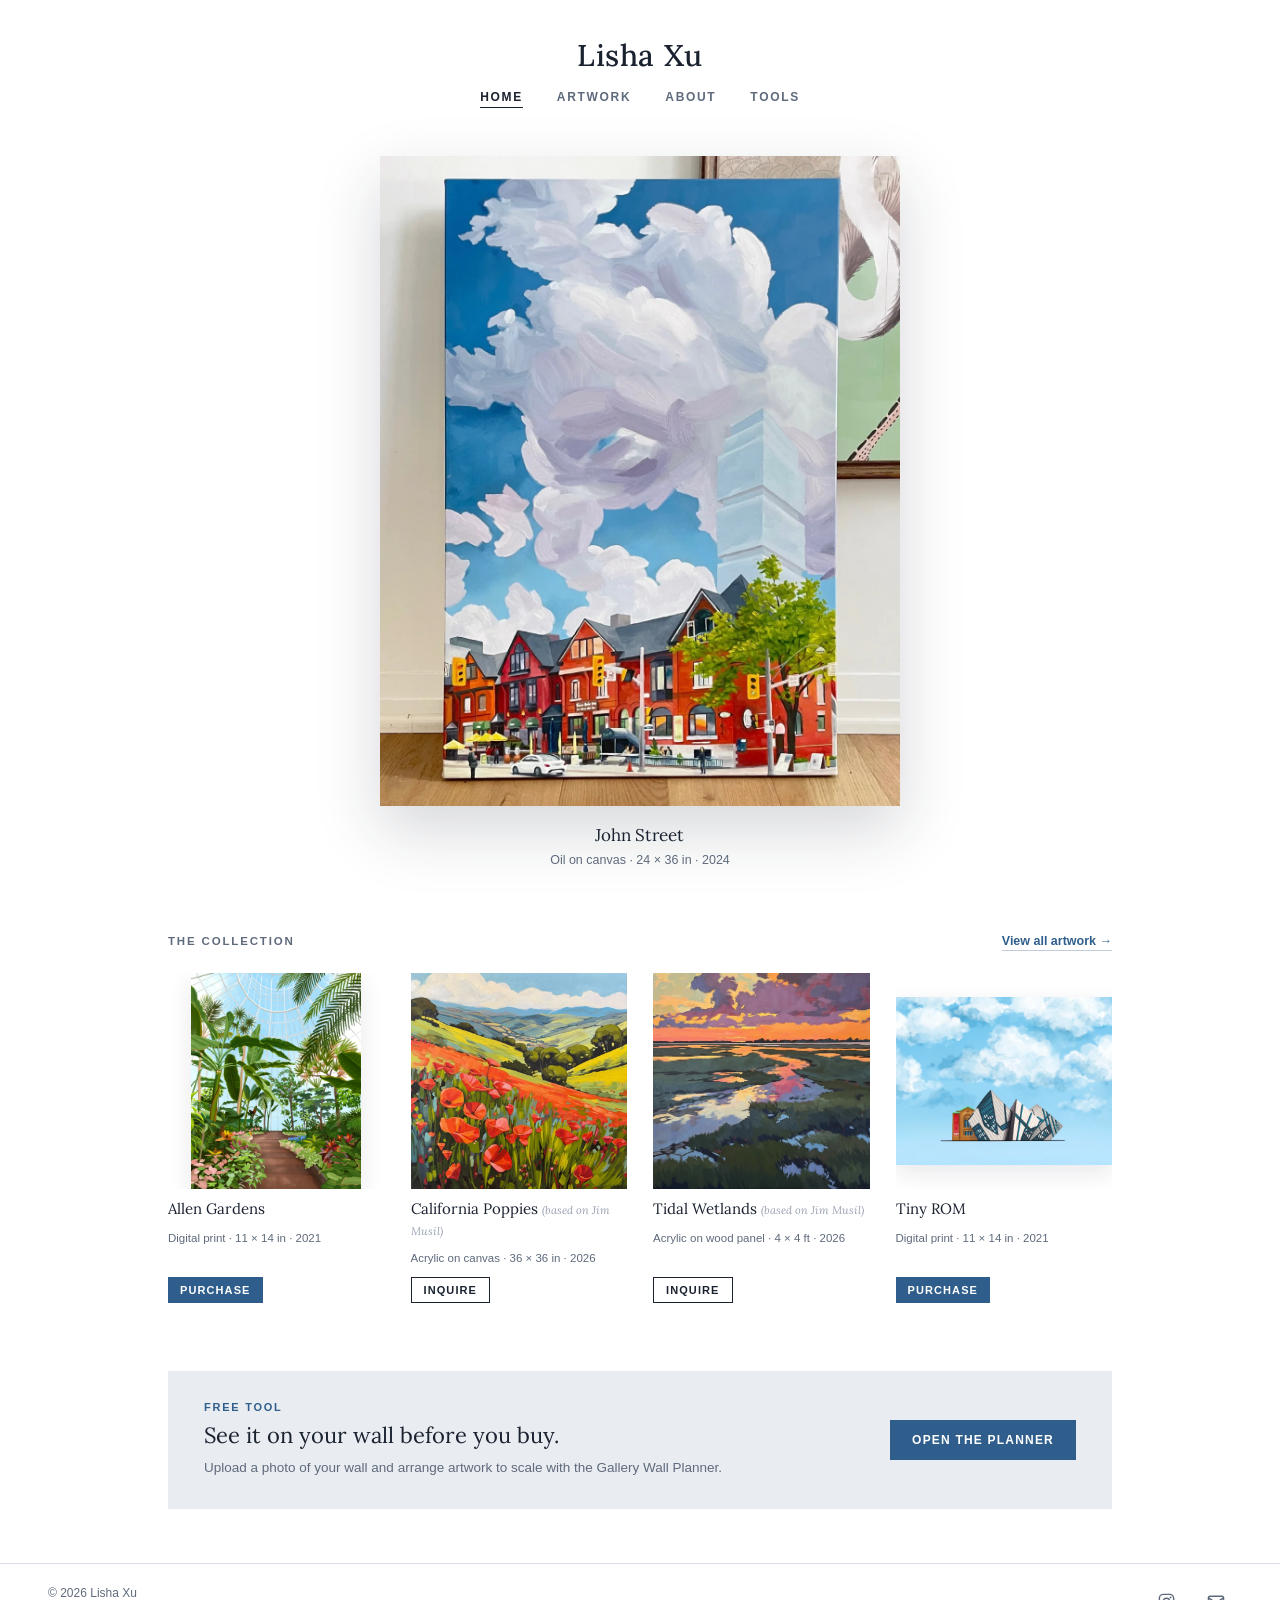
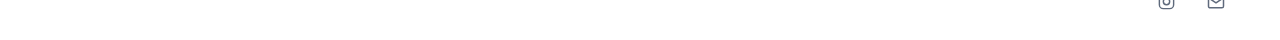
<file: index.html>
<!DOCTYPE html>
<html lang="en">
<head>
<meta charset="utf-8">
<meta name="viewport" content="width=device-width, initial-scale=1">
<title>Lisha Xu — Toronto Artist</title>
<meta name="description" content="Lisha Xu is a Toronto-based artist working mostly in oil and acrylics, painting the city streets, skies, and landscapes. Prints available online; originals by inquiry.">
<link rel="icon" type="image/svg+xml" href="favicon.svg">
<link rel="canonical" href="https://lishaxu.com/">
<meta property="og:title" content="Lisha Xu — Toronto Artist">
<meta property="og:description" content="Oil paintings of city streets, skies, and landscapes. Prints available online; originals by inquiry.">
<meta property="og:image" content="https://lishaxu.com/site-assets/john-street-hero.webp">
<meta property="og:url" content="https://lishaxu.com/">
<meta property="og:type" content="website">
<meta name="twitter:card" content="summary_large_image">
<script type="application/ld+json">
{
  "@context": "https://schema.org",
  "@graph": [
    {
      "@type": "WebSite",
      "name": "Lisha Xu",
      "url": "https://lishaxu.com/"
    },
    {
      "@type": "Person",
      "@id": "https://lishaxu.com/#lisha",
      "name": "Lisha Xu",
      "jobTitle": "Artist",
      "description": "Toronto-based artist working mostly in oil and acrylics, painting the city streets, skies, and landscapes.",
      "url": "https://lishaxu.com/",
      "email": "mailto:hello@lishaxu.com",
      "sameAs": ["https://instagram.com/lishasgallery"],
      "address": {"@type": "PostalAddress", "addressLocality": "Toronto", "addressRegion": "ON", "addressCountry": "CA"}
    }
  ]
}
</script>
<link rel="preconnect" href="https://fonts.googleapis.com">
<link rel="preconnect" href="https://fonts.gstatic.com" crossorigin>
<link href="https://fonts.googleapis.com/css2?family=Lora:ital,wght@0,400;0,500;0,600;1,400&display=swap" rel="stylesheet">
<link rel="stylesheet" href="css/site.css">
<!-- Privacy-friendly analytics by Umami (cookieless — no consent banner needed).
     CTA buttons are tagged via data-umami-event attributes. -->
<script defer src="https://cloud.umami.is/script.js" data-website-id="c67a9788-1762-4bfe-b14a-41bd56067300" data-domains="lishaxu.com"></script>
</head>
<body class="home">

  <header class="site-header">
    <a class="wordmark" href="./">Lisha Xu</a>
    <nav class="site-nav">
      <a href="./" aria-current="page">Home</a>
      <a href="artwork/">Artwork</a>
      <a href="about/">About</a>
      <a href="tools/">Tools</a>
    </nav>
  </header>

  <main class="content">
    <section class="hero">
      <img src="site-assets/john-street-hero.webp" alt="John Street — oil painting of a Toronto street on canvas, photographed against a wall" width="1120" height="1400" fetchpriority="high">
      <div class="hero-caption">
        <div class="piece-title">John Street</div>
        <div class="piece-detail">Oil on canvas &middot; 24 &times; 36 in &middot; 2024</div>
      </div>
    </section>

    <section class="collection">
      <div class="collection-head">
        <div class="collection-label">The Collection</div>
        <a class="view-all" href="artwork/">View all artwork &rarr;</a>
      </div>
      <div class="collection-grid">
        <div class="card">
          <div class="card-well"><img src="prints/allen-gardens.webp" alt="Allen Gardens — Toronto art print" width="864" height="1100" loading="lazy" decoding="async"></div>
          <div class="card-title">Allen Gardens</div>
          <div class="card-detail">Digital print &middot; 11 &times; 14 in &middot; 2021</div>
          <div class="card-cta"><a class="btn btn-purchase" data-umami-event="Purchase" data-umami-event-piece="Allen Gardens" href="https://www.etsy.com/ca/listing/964310159/allan-gardens-toronto-art-print" target="_blank" rel="noopener">Purchase</a></div>
        </div>
        <div class="card">
          <div class="card-well"><img src="site-assets/california-poppies.webp" alt="California Poppies — acrylic painting of a red poppy field above rolling green hills" width="1400" height="1400" loading="lazy" decoding="async"></div>
          <div class="card-title">California Poppies <span class="attribution">(based on Jim Musil)</span></div>
          <div class="card-detail">Acrylic on canvas &middot; 36 &times; 36 in &middot; 2026</div>
          <div class="card-cta"><a class="btn btn-inquire" data-umami-event="Inquire" data-umami-event-piece="California Poppies" href="mailto:hello@lishaxu.com">Inquire</a></div>
        </div>
        <div class="card">
          <div class="card-well"><img src="site-assets/tidal-wetlands.webp" alt="Tidal Wetlands — acrylic painting of a sunset over tidal marsh channels" width="886" height="886" loading="lazy" decoding="async"></div>
          <div class="card-title">Tidal Wetlands <span class="attribution">(based on Jim Musil)</span></div>
          <div class="card-detail">Acrylic on wood panel &middot; 4 &times; 4 ft &middot; 2026</div>
          <div class="card-cta"><a class="btn btn-inquire" data-umami-event="Inquire" data-umami-event-piece="Tidal Wetlands" href="mailto:hello@lishaxu.com">Inquire</a></div>
        </div>
        <div class="card">
          <div class="card-well"><img src="prints/tiny-rom.webp" alt="Tiny ROM — Royal Ontario Museum Toronto art print" width="1200" height="927" loading="lazy" decoding="async"></div>
          <div class="card-title">Tiny ROM</div>
          <div class="card-detail">Digital print &middot; 11 &times; 14 in &middot; 2021</div>
          <div class="card-cta"><a class="btn btn-purchase" data-umami-event="Purchase" data-umami-event-piece="Tiny ROM" href="https://www.etsy.com/ca/listing/962450581/tiny-rom-toronto-art-print" target="_blank" rel="noopener">Purchase</a></div>
        </div>
      </div>
    </section>

    <section class="planner-callout">
      <div class="planner-callout-text">
        <div class="planner-callout-eyebrow">Free Tool</div>
        <div class="planner-callout-heading">See it on your wall before you buy.</div>
        <div class="planner-callout-body">Upload a photo of your wall and arrange artwork to scale with the Gallery Wall Planner.</div>
      </div>
      <a class="btn-planner" data-umami-event="Open Planner" href="planner/">Open the Planner</a>
    </section>
  </main>

  <footer class="site-footer">
    <span>&copy; 2026 Lisha Xu</span>
    <div class="footer-icons">
      <a href="https://instagram.com/lishasgallery" target="_blank" rel="noopener" title="Instagram @lishasgallery" aria-label="Instagram">
        <svg width="19" height="19" viewBox="0 0 24 24" fill="none" stroke="#5f6a7c" stroke-width="1.8" stroke-linecap="round"><rect x="3" y="3" width="18" height="18" rx="5"></rect><circle cx="12" cy="12" r="4"></circle><circle cx="17.2" cy="6.8" r="1.2" fill="#5f6a7c" stroke="none"></circle></svg>
      </a>
      <a href="mailto:hello@lishaxu.com" title="hello@lishaxu.com" aria-label="Email">
        <svg width="20" height="20" viewBox="0 0 24 24" fill="none" stroke="#5f6a7c" stroke-width="1.8" stroke-linecap="round" stroke-linejoin="round"><rect x="3" y="5" width="18" height="14" rx="2"></rect><path d="M3 7l9 6 9-6"></path></svg>
      </a>
    </div>
  </footer>

</body>
</html>
</file>
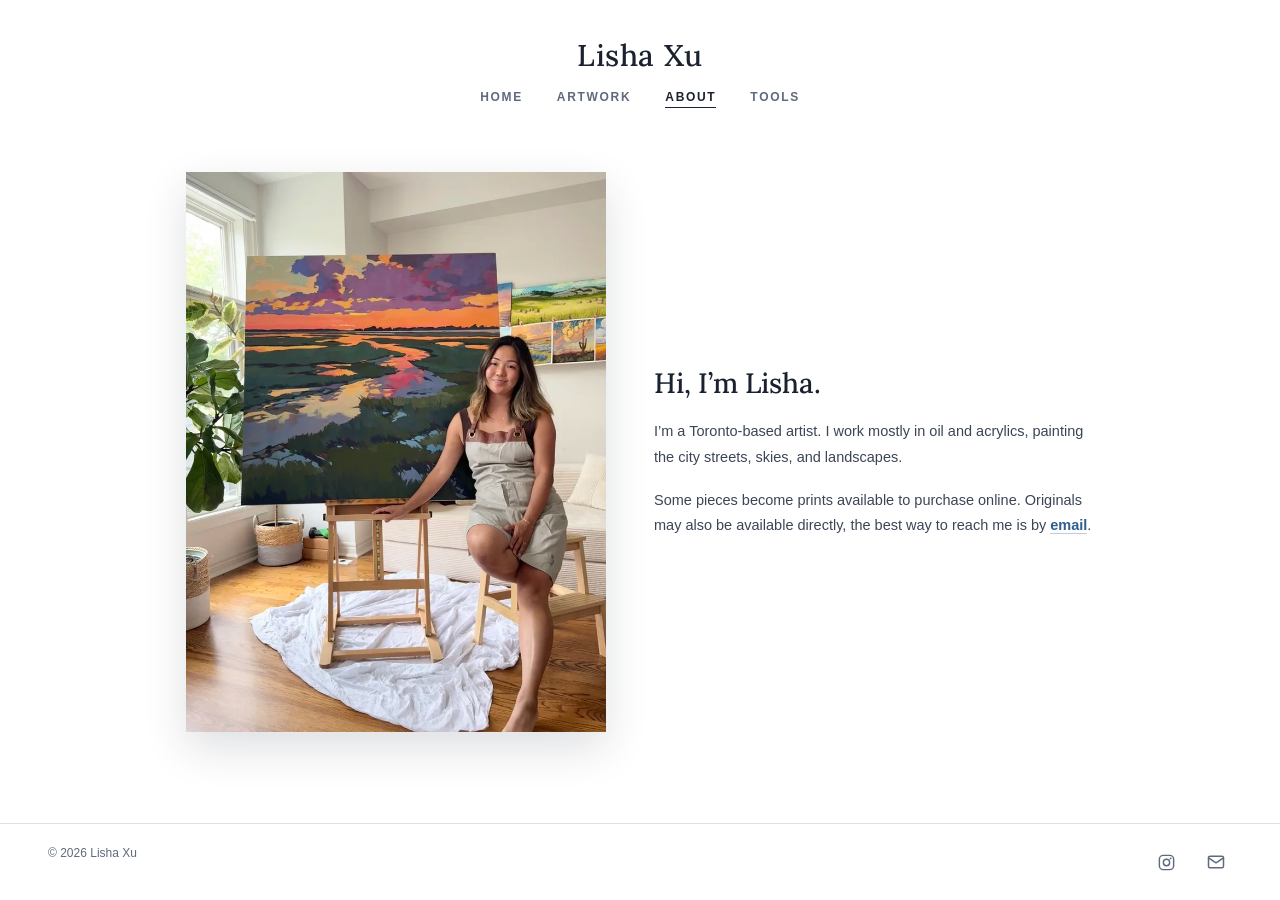
<file: about/index.html>
<!DOCTYPE html>
<html lang="en">
<head>
<meta charset="utf-8">
<meta name="viewport" content="width=device-width, initial-scale=1">
<title>About — Lisha Xu</title>
<meta name="description" content="Lisha Xu is a Toronto-based artist working mostly in oil and acrylics, painting the city streets, skies, and landscapes.">
<link rel="icon" type="image/svg+xml" href="../favicon.svg">
<link rel="canonical" href="https://lishaxu.com/about/">
<meta property="og:title" content="About — Lisha Xu">
<meta property="og:description" content="Lisha Xu is a Toronto-based artist working mostly in oil and acrylics, painting the city streets, skies, and landscapes.">
<meta property="og:image" content="https://lishaxu.com/site-assets/lisha.webp">
<meta property="og:url" content="https://lishaxu.com/about/">
<meta property="og:type" content="website">
<meta name="twitter:card" content="summary_large_image">
<script type="application/ld+json">
{
  "@context": "https://schema.org",
  "@type": "ProfilePage",
  "mainEntity": {
    "@type": "Person",
    "@id": "https://lishaxu.com/#lisha",
    "name": "Lisha Xu",
    "jobTitle": "Artist",
    "description": "Toronto-based artist working mostly in oil and acrylics, painting the city streets, skies, and landscapes.",
    "image": "https://lishaxu.com/site-assets/lisha.webp",
    "url": "https://lishaxu.com/",
    "email": "mailto:hello@lishaxu.com",
    "sameAs": ["https://instagram.com/lishasgallery"],
    "address": {"@type": "PostalAddress", "addressLocality": "Toronto", "addressRegion": "ON", "addressCountry": "CA"}
  }
}
</script>
<link rel="preconnect" href="https://fonts.googleapis.com">
<link rel="preconnect" href="https://fonts.gstatic.com" crossorigin>
<link href="https://fonts.googleapis.com/css2?family=Lora:ital,wght@0,400;0,500;0,600;1,400&display=swap" rel="stylesheet">
<link rel="stylesheet" href="../css/site.css">
<!-- Privacy-friendly analytics by Umami (cookieless — no consent banner needed).
     CTA buttons are tagged via data-umami-event attributes. -->
<script defer src="https://cloud.umami.is/script.js" data-website-id="c67a9788-1762-4bfe-b14a-41bd56067300" data-domains="lishaxu.com"></script>
</head>
<body>

  <header class="site-header">
    <a class="wordmark" href="../">Lisha Xu</a>
    <nav class="site-nav">
      <a href="../">Home</a>
      <a href="../artwork/">Artwork</a>
      <a href="./" aria-current="page">About</a>
      <a href="../tools/">Tools</a>
    </nav>
  </header>

  <main class="content">
    <div class="about">
      <img src="../site-assets/lisha.webp" alt="Lisha Xu in her studio beside her acrylic painting Tidal Wetlands on an easel" width="768" height="1024" fetchpriority="high">
      <div class="about-text">
        <h1 class="about-heading">Hi, I&rsquo;m Lisha.</h1>
        <p>I&rsquo;m a Toronto-based artist. I work mostly in oil and acrylics, painting the city streets, skies, and landscapes.</p>
        <p>Some pieces become prints available to purchase online. Originals may also be available directly, the best way to reach me is by <a href="mailto:hello@lishaxu.com" data-umami-event="Inquire" data-umami-event-piece="About Email">email</a>.</p>
      </div>
    </div>
  </main>

  <footer class="site-footer">
    <span>&copy; 2026 Lisha Xu</span>
    <div class="footer-icons">
      <a href="https://instagram.com/lishasgallery" target="_blank" rel="noopener" title="Instagram @lishasgallery" aria-label="Instagram">
        <svg width="19" height="19" viewBox="0 0 24 24" fill="none" stroke="#5f6a7c" stroke-width="1.8" stroke-linecap="round"><rect x="3" y="3" width="18" height="18" rx="5"></rect><circle cx="12" cy="12" r="4"></circle><circle cx="17.2" cy="6.8" r="1.2" fill="#5f6a7c" stroke="none"></circle></svg>
      </a>
      <a href="mailto:hello@lishaxu.com" title="hello@lishaxu.com" aria-label="Email">
        <svg width="20" height="20" viewBox="0 0 24 24" fill="none" stroke="#5f6a7c" stroke-width="1.8" stroke-linecap="round" stroke-linejoin="round"><rect x="3" y="5" width="18" height="14" rx="2"></rect><path d="M3 7l9 6 9-6"></path></svg>
      </a>
    </div>
  </footer>

</body>
</html>
</file>
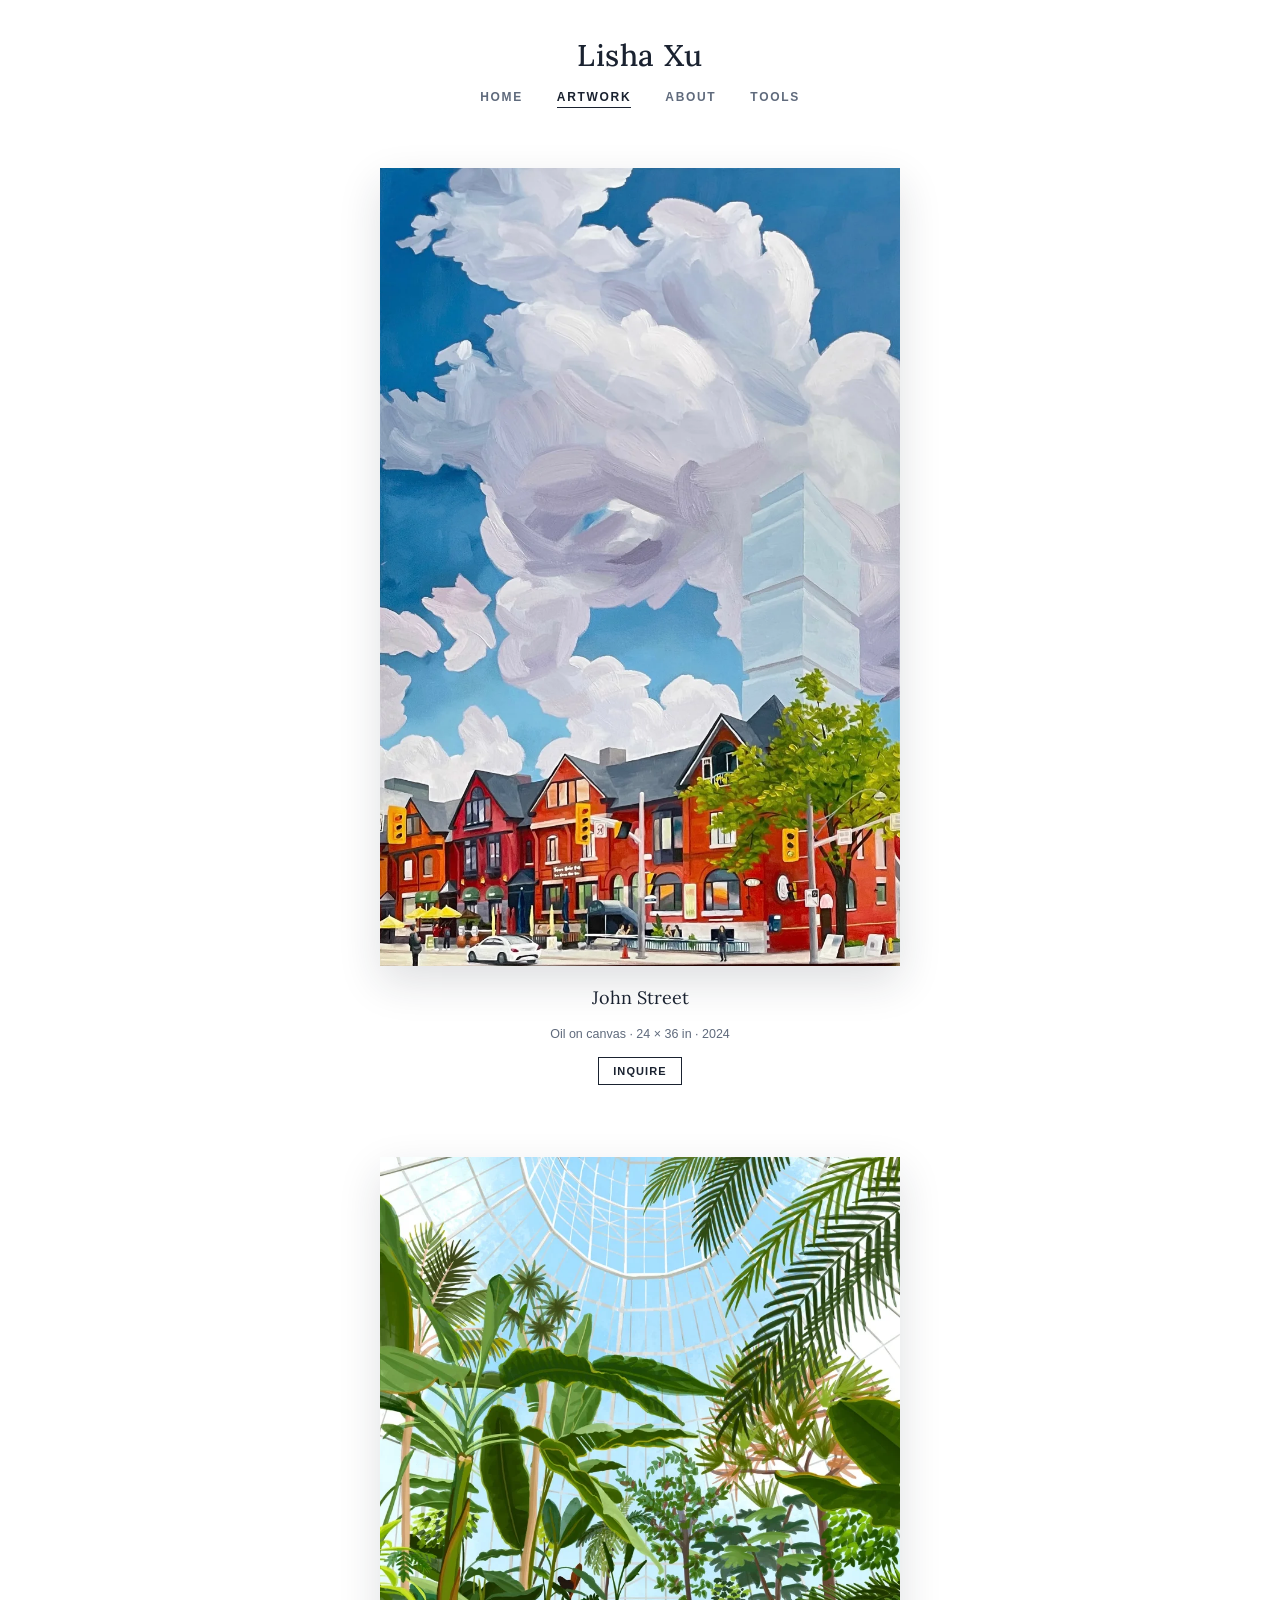
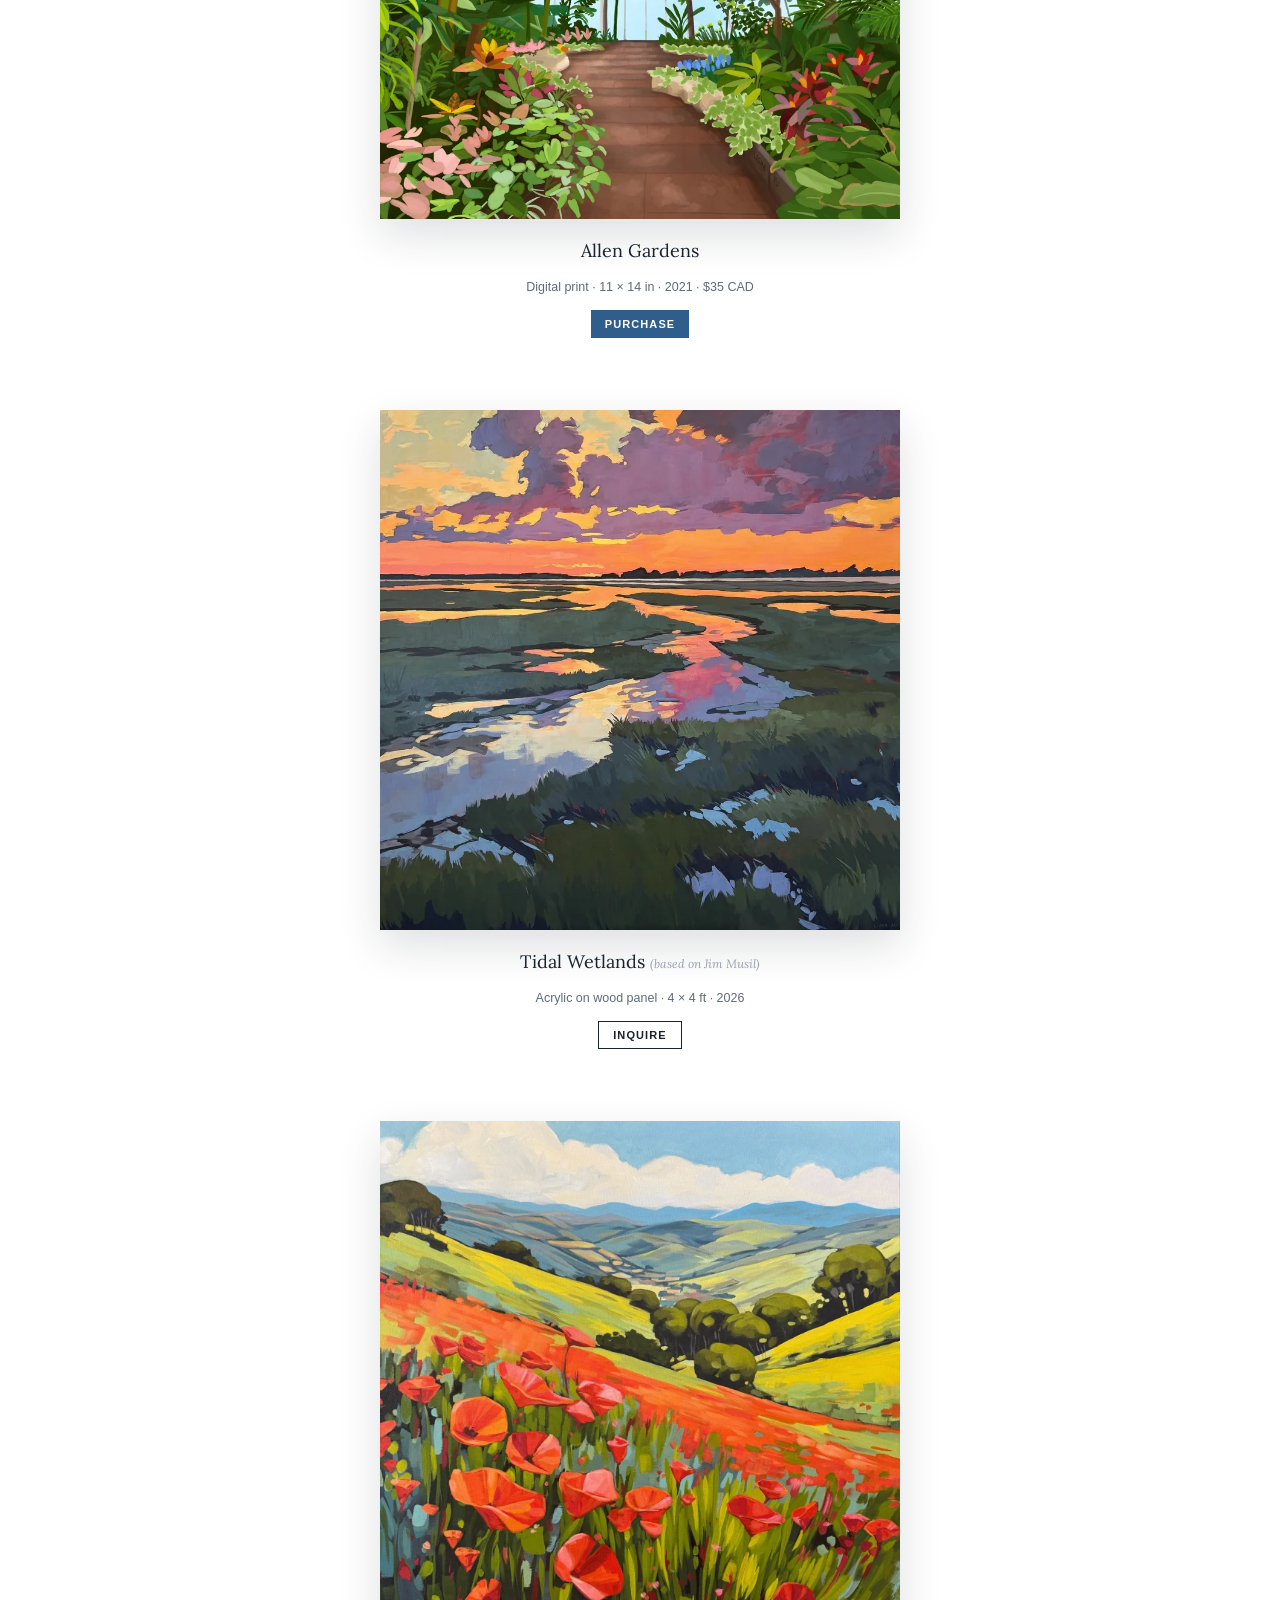
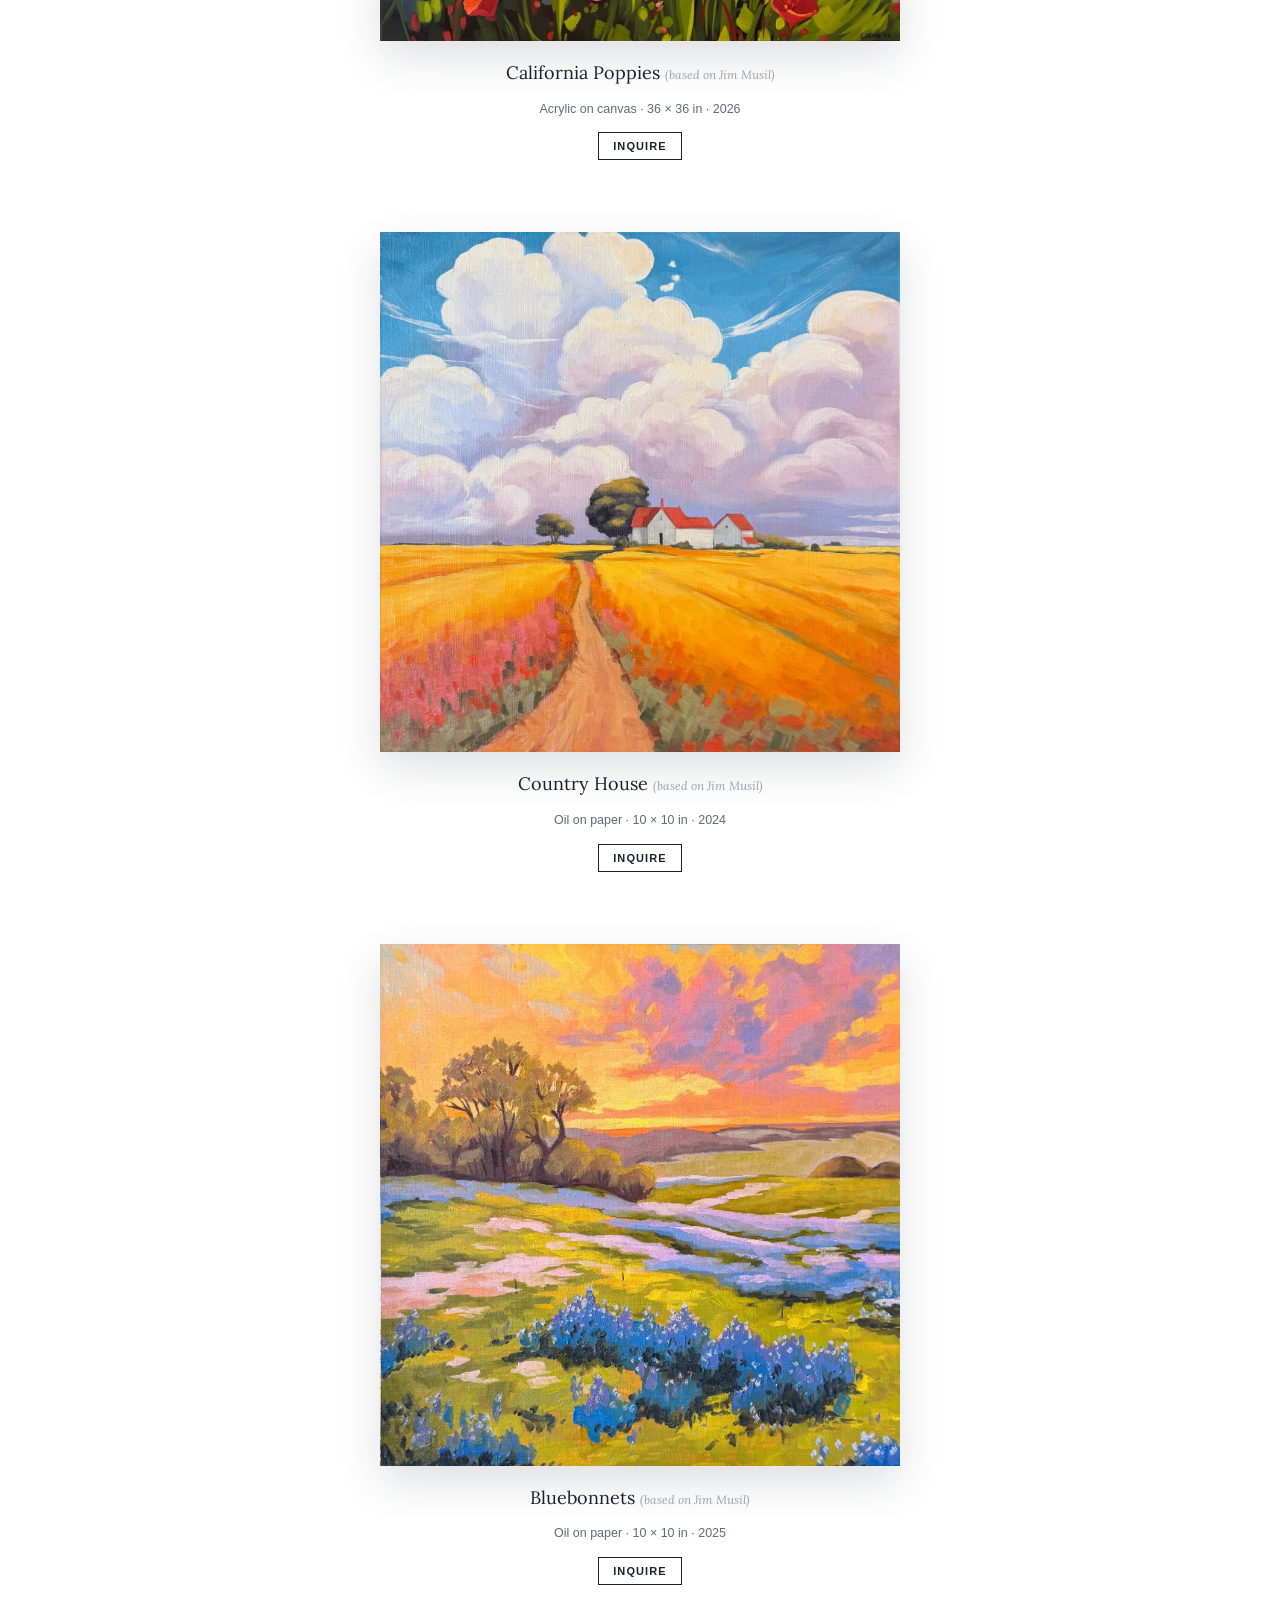
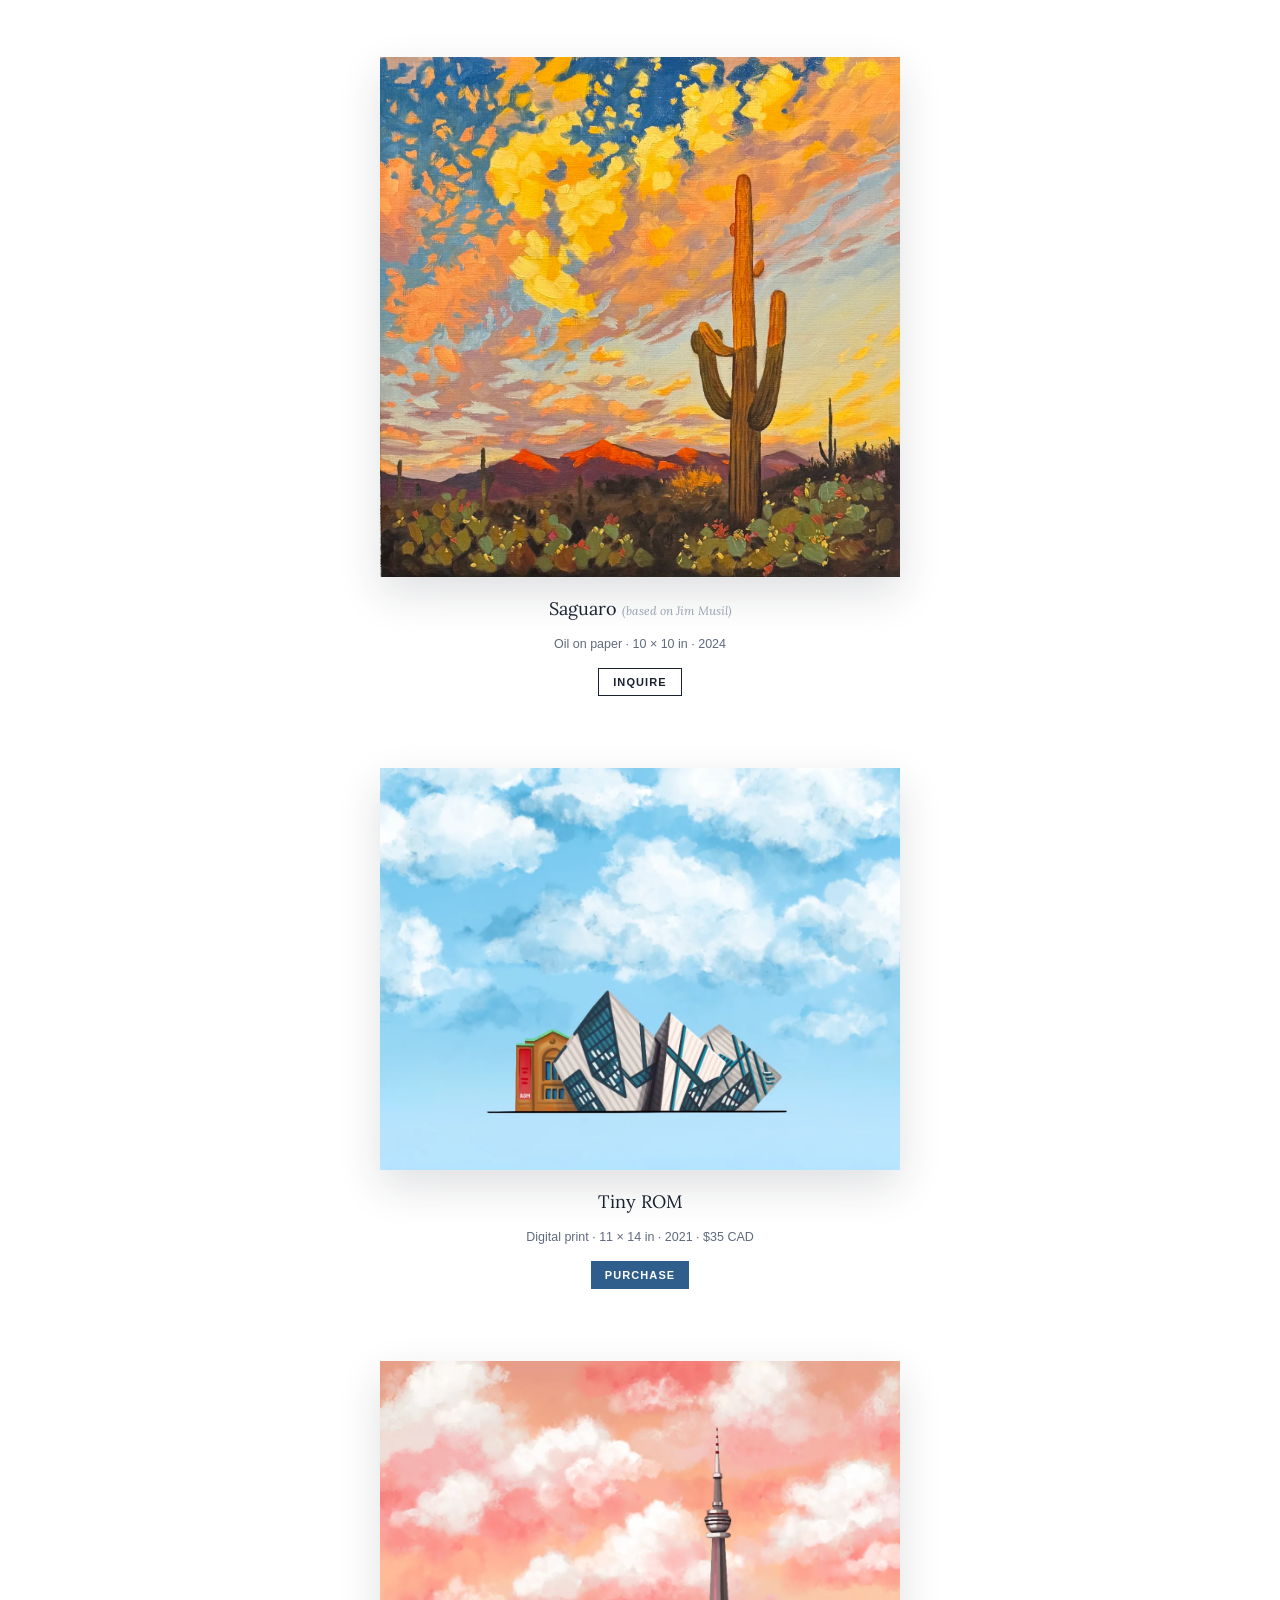
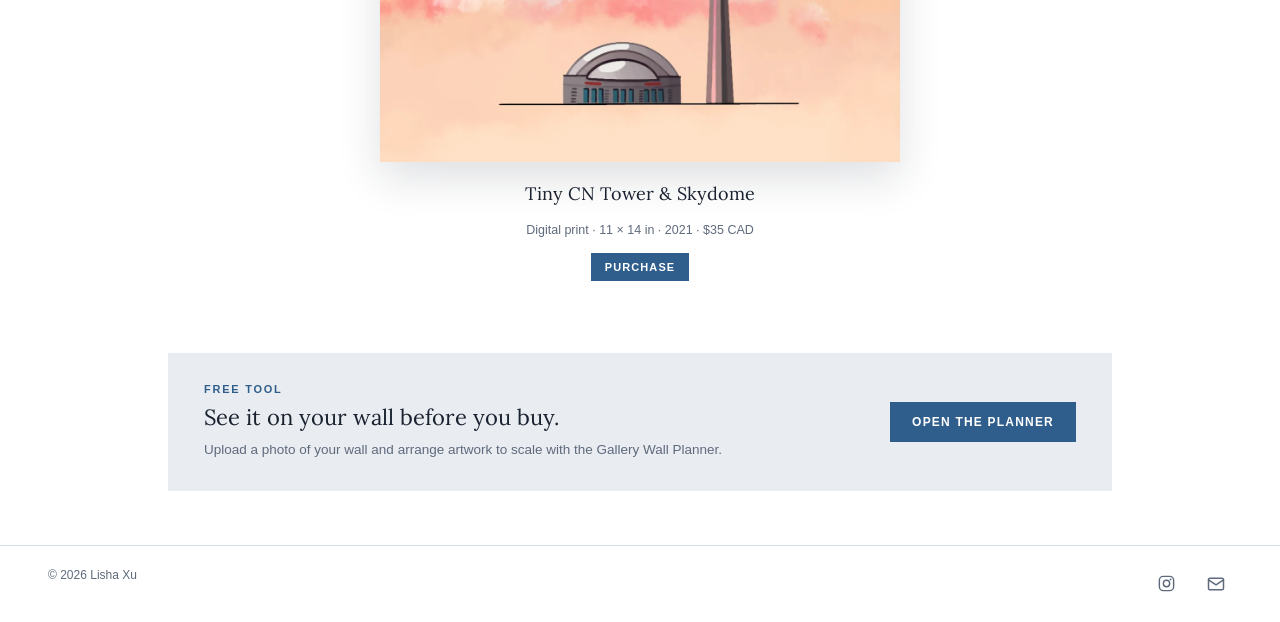
<file: artwork/index.html>
<!DOCTYPE html>
<html lang="en">
<head>
<meta charset="utf-8">
<meta name="viewport" content="width=device-width, initial-scale=1">
<title>Artwork — Oil Paintings &amp; Toronto Art Prints | Lisha Xu</title>
<meta name="description" content="Oil paintings and digital prints by Toronto artist Lisha Xu — city streets, skies, and landscapes. Prints from $35 CAD on Etsy; originals by email inquiry.">
<link rel="icon" type="image/svg+xml" href="../favicon.svg">
<link rel="canonical" href="https://lishaxu.com/artwork/">
<meta property="og:title" content="Artwork — Oil Paintings &amp; Toronto Art Prints | Lisha Xu">
<meta property="og:description" content="Oil paintings and digital prints by Toronto artist Lisha Xu — city streets, skies, and landscapes.">
<meta property="og:image" content="https://lishaxu.com/site-assets/john-street.webp">
<meta property="og:url" content="https://lishaxu.com/artwork/">
<meta property="og:type" content="website">
<meta name="twitter:card" content="summary_large_image">
<script type="application/ld+json">
{
  "@context": "https://schema.org",
  "@type": "ItemList",
  "name": "Artwork by Lisha Xu",
  "itemListElement": [
    {"@type": "ListItem", "position": 1, "item": {"@type": "VisualArtwork", "name": "John Street", "creator": {"@type": "Person", "name": "Lisha Xu"}, "artMedium": "Oil on canvas", "width": "24 in", "height": "36 in", "dateCreated": "2024", "image": "https://lishaxu.com/site-assets/john-street.webp"}},
    {"@type": "ListItem", "position": 2, "item": {"@type": "VisualArtwork", "name": "Allen Gardens", "creator": {"@type": "Person", "name": "Lisha Xu"}, "artMedium": "Digital print", "width": "11 in", "height": "14 in", "dateCreated": "2021", "image": "https://lishaxu.com/prints/allen-gardens.webp", "offers": {"@type": "Offer", "price": "35", "priceCurrency": "CAD", "availability": "https://schema.org/InStock", "url": "https://www.etsy.com/ca/listing/964310159/allan-gardens-toronto-art-print"}}},
    {"@type": "ListItem", "position": 3, "item": {"@type": "VisualArtwork", "name": "Tidal Wetlands", "creator": {"@type": "Person", "name": "Lisha Xu"}, "artMedium": "Acrylic on wood panel", "artworkSurface": "Wood panel", "width": "48 in", "height": "48 in", "dateCreated": "2026", "image": "https://lishaxu.com/site-assets/tidal-wetlands.webp"}},
    {"@type": "ListItem", "position": 4, "item": {"@type": "VisualArtwork", "name": "California Poppies", "creator": {"@type": "Person", "name": "Lisha Xu"}, "artMedium": "Acrylic on canvas", "artworkSurface": "Canvas", "width": "36 in", "height": "36 in", "dateCreated": "2026", "image": "https://lishaxu.com/site-assets/california-poppies.webp"}},
    {"@type": "ListItem", "position": 5, "item": {"@type": "VisualArtwork", "name": "Country House", "creator": {"@type": "Person", "name": "Lisha Xu"}, "artMedium": "Oil on paper", "width": "10 in", "height": "10 in", "dateCreated": "2024", "image": "https://lishaxu.com/site-assets/country-house.webp"}},
    {"@type": "ListItem", "position": 6, "item": {"@type": "VisualArtwork", "name": "Bluebonnets", "creator": {"@type": "Person", "name": "Lisha Xu"}, "artMedium": "Oil on paper", "width": "10 in", "height": "10 in", "dateCreated": "2025", "image": "https://lishaxu.com/site-assets/bluebonnets.webp"}},
    {"@type": "ListItem", "position": 7, "item": {"@type": "VisualArtwork", "name": "Saguaro", "creator": {"@type": "Person", "name": "Lisha Xu"}, "artMedium": "Oil on paper", "width": "10 in", "height": "10 in", "dateCreated": "2024", "image": "https://lishaxu.com/site-assets/saguaro.webp"}},
    {"@type": "ListItem", "position": 8, "item": {"@type": "VisualArtwork", "name": "Tiny ROM", "creator": {"@type": "Person", "name": "Lisha Xu"}, "artMedium": "Digital print", "width": "11 in", "height": "14 in", "dateCreated": "2021", "image": "https://lishaxu.com/prints/tiny-rom.webp", "offers": {"@type": "Offer", "price": "35", "priceCurrency": "CAD", "availability": "https://schema.org/InStock", "url": "https://www.etsy.com/ca/listing/962450581/tiny-rom-toronto-art-print"}}},
    {"@type": "ListItem", "position": 9, "item": {"@type": "VisualArtwork", "name": "Tiny CN Tower & Skydome", "creator": {"@type": "Person", "name": "Lisha Xu"}, "artMedium": "Digital print", "width": "11 in", "height": "14 in", "dateCreated": "2021", "image": "https://lishaxu.com/prints/tiny-cn-tower.webp", "offers": {"@type": "Offer", "price": "35", "priceCurrency": "CAD", "availability": "https://schema.org/InStock", "url": "https://www.etsy.com/ca/listing/962457659/tiny-cn-tower-skydome-toronto-art-print"}}}
  ]
}
</script>
<link rel="preconnect" href="https://fonts.googleapis.com">
<link rel="preconnect" href="https://fonts.gstatic.com" crossorigin>
<link href="https://fonts.googleapis.com/css2?family=Lora:ital,wght@0,400;0,500;0,600;1,400&display=swap" rel="stylesheet">
<link rel="stylesheet" href="../css/site.css">
<!-- Privacy-friendly analytics by Umami (cookieless — no consent banner needed).
     CTA buttons are tagged via data-umami-event attributes. -->
<script defer src="https://cloud.umami.is/script.js" data-website-id="c67a9788-1762-4bfe-b14a-41bd56067300" data-domains="lishaxu.com"></script>
</head>
<body>

  <header class="site-header">
    <a class="wordmark" href="../">Lisha Xu</a>
    <nav class="site-nav">
      <a href="../">Home</a>
      <a href="./" aria-current="page">Artwork</a>
      <a href="../about/">About</a>
      <a href="../tools/">Tools</a>
    </nav>
  </header>

  <main class="content">
    <div class="artwork-list">

      <div class="artwork-piece">
        <img src="../site-assets/john-street.webp" alt="John Street — oil painting of a Toronto street scene with clouds" width="912" height="1400" fetchpriority="high">
        <div class="piece-title">John Street</div>
        <div class="piece-detail">Oil on canvas &middot; 24 &times; 36 in &middot; 2024</div>
        <a class="btn btn-inquire" data-umami-event="Inquire" data-umami-event-piece="John Street" href="mailto:hello@lishaxu.com">Inquire</a>
      </div>

      <div class="artwork-piece">
        <img src="../prints/allen-gardens.webp" alt="Allen Gardens — Toronto conservatory art print" width="864" height="1100" loading="lazy" decoding="async">
        <div class="piece-title">Allen Gardens</div>
        <div class="piece-detail">Digital print &middot; 11 &times; 14 in &middot; 2021 &middot; $35 CAD</div>
        <a class="btn btn-purchase" data-umami-event="Purchase" data-umami-event-piece="Allen Gardens" href="https://www.etsy.com/ca/listing/964310159/allan-gardens-toronto-art-print" target="_blank" rel="noopener">Purchase</a>
      </div>

      <div class="artwork-piece">
        <img src="../site-assets/tidal-wetlands.webp" alt="Tidal Wetlands — acrylic painting of a sunset over tidal marsh channels" width="886" height="886" loading="lazy" decoding="async">
        <div class="piece-title">Tidal Wetlands <span class="attribution">(based on Jim Musil)</span></div>
        <div class="piece-detail">Acrylic on wood panel &middot; 4 &times; 4 ft &middot; 2026</div>
        <a class="btn btn-inquire" data-umami-event="Inquire" data-umami-event-piece="Tidal Wetlands" href="mailto:hello@lishaxu.com">Inquire</a>
      </div>

      <div class="artwork-piece">
        <img src="../site-assets/california-poppies.webp" alt="California Poppies — acrylic painting of a red poppy field above rolling green hills" width="1400" height="1400" loading="lazy" decoding="async">
        <div class="piece-title">California Poppies <span class="attribution">(based on Jim Musil)</span></div>
        <div class="piece-detail">Acrylic on canvas &middot; 36 &times; 36 in &middot; 2026</div>
        <a class="btn btn-inquire" data-umami-event="Inquire" data-umami-event-piece="California Poppies" href="mailto:hello@lishaxu.com">Inquire</a>
      </div>

      <div class="artwork-piece">
        <img src="../site-assets/country-house.webp" alt="Country House — oil painting on paper" width="1400" height="1400" loading="lazy" decoding="async">
        <div class="piece-title">Country House <span class="attribution">(based on Jim Musil)</span></div>
        <div class="piece-detail">Oil on paper &middot; 10 &times; 10 in &middot; 2024</div>
        <a class="btn btn-inquire" data-umami-event="Inquire" data-umami-event-piece="Country House" href="mailto:hello@lishaxu.com">Inquire</a>
      </div>

      <div class="artwork-piece">
        <img src="../site-assets/bluebonnets.webp" alt="Bluebonnets — oil painting on paper" width="1394" height="1400" loading="lazy" decoding="async">
        <div class="piece-title">Bluebonnets <span class="attribution">(based on Jim Musil)</span></div>
        <div class="piece-detail">Oil on paper &middot; 10 &times; 10 in &middot; 2025</div>
        <a class="btn btn-inquire" data-umami-event="Inquire" data-umami-event-piece="Bluebonnets" href="mailto:hello@lishaxu.com">Inquire</a>
      </div>

      <div class="artwork-piece">
        <img src="../site-assets/saguaro.webp" alt="Saguaro — oil painting of a desert sunset with saguaro cactus and prickly pear" width="1400" height="1400" loading="lazy" decoding="async">
        <div class="piece-title">Saguaro <span class="attribution">(based on Jim Musil)</span></div>
        <div class="piece-detail">Oil on paper &middot; 10 &times; 10 in &middot; 2024</div>
        <a class="btn btn-inquire" data-umami-event="Inquire" data-umami-event-piece="Saguaro" href="mailto:hello@lishaxu.com">Inquire</a>
      </div>

      <div class="artwork-piece">
        <img src="../prints/tiny-rom.webp" alt="Tiny ROM — Royal Ontario Museum Toronto art print" width="1200" height="927" loading="lazy" decoding="async">
        <div class="piece-title">Tiny ROM</div>
        <div class="piece-detail">Digital print &middot; 11 &times; 14 in &middot; 2021 &middot; $35 CAD</div>
        <a class="btn btn-purchase" data-umami-event="Purchase" data-umami-event-piece="Tiny ROM" href="https://www.etsy.com/ca/listing/962450581/tiny-rom-toronto-art-print" target="_blank" rel="noopener">Purchase</a>
      </div>

      <div class="artwork-piece">
        <img src="../prints/tiny-cn-tower.webp" alt="Tiny CN Tower and Skydome — Toronto art print" width="1200" height="927" loading="lazy" decoding="async">
        <div class="piece-title">Tiny CN Tower &amp; Skydome</div>
        <div class="piece-detail">Digital print &middot; 11 &times; 14 in &middot; 2021 &middot; $35 CAD</div>
        <a class="btn btn-purchase" data-umami-event="Purchase" data-umami-event-piece="Tiny CN Tower" href="https://www.etsy.com/ca/listing/962457659/tiny-cn-tower-skydome-toronto-art-print" target="_blank" rel="noopener">Purchase</a>
      </div>

      <section class="planner-callout">
        <div class="planner-callout-text">
          <div class="planner-callout-eyebrow">Free Tool</div>
          <div class="planner-callout-heading">See it on your wall before you buy.</div>
          <div class="planner-callout-body">Upload a photo of your wall and arrange artwork to scale with the Gallery Wall Planner.</div>
        </div>
        <a class="btn-planner" data-umami-event="Open Planner" href="../planner/">Open the Planner</a>
      </section>

    </div>
  </main>

  <footer class="site-footer">
    <span>&copy; 2026 Lisha Xu</span>
    <div class="footer-icons">
      <a href="https://instagram.com/lishasgallery" target="_blank" rel="noopener" title="Instagram @lishasgallery" aria-label="Instagram">
        <svg width="19" height="19" viewBox="0 0 24 24" fill="none" stroke="#5f6a7c" stroke-width="1.8" stroke-linecap="round"><rect x="3" y="3" width="18" height="18" rx="5"></rect><circle cx="12" cy="12" r="4"></circle><circle cx="17.2" cy="6.8" r="1.2" fill="#5f6a7c" stroke="none"></circle></svg>
      </a>
      <a href="mailto:hello@lishaxu.com" title="hello@lishaxu.com" aria-label="Email">
        <svg width="20" height="20" viewBox="0 0 24 24" fill="none" stroke="#5f6a7c" stroke-width="1.8" stroke-linecap="round" stroke-linejoin="round"><rect x="3" y="5" width="18" height="14" rx="2"></rect><path d="M3 7l9 6 9-6"></path></svg>
      </a>
    </div>
  </footer>

</body>
</html>
</file>
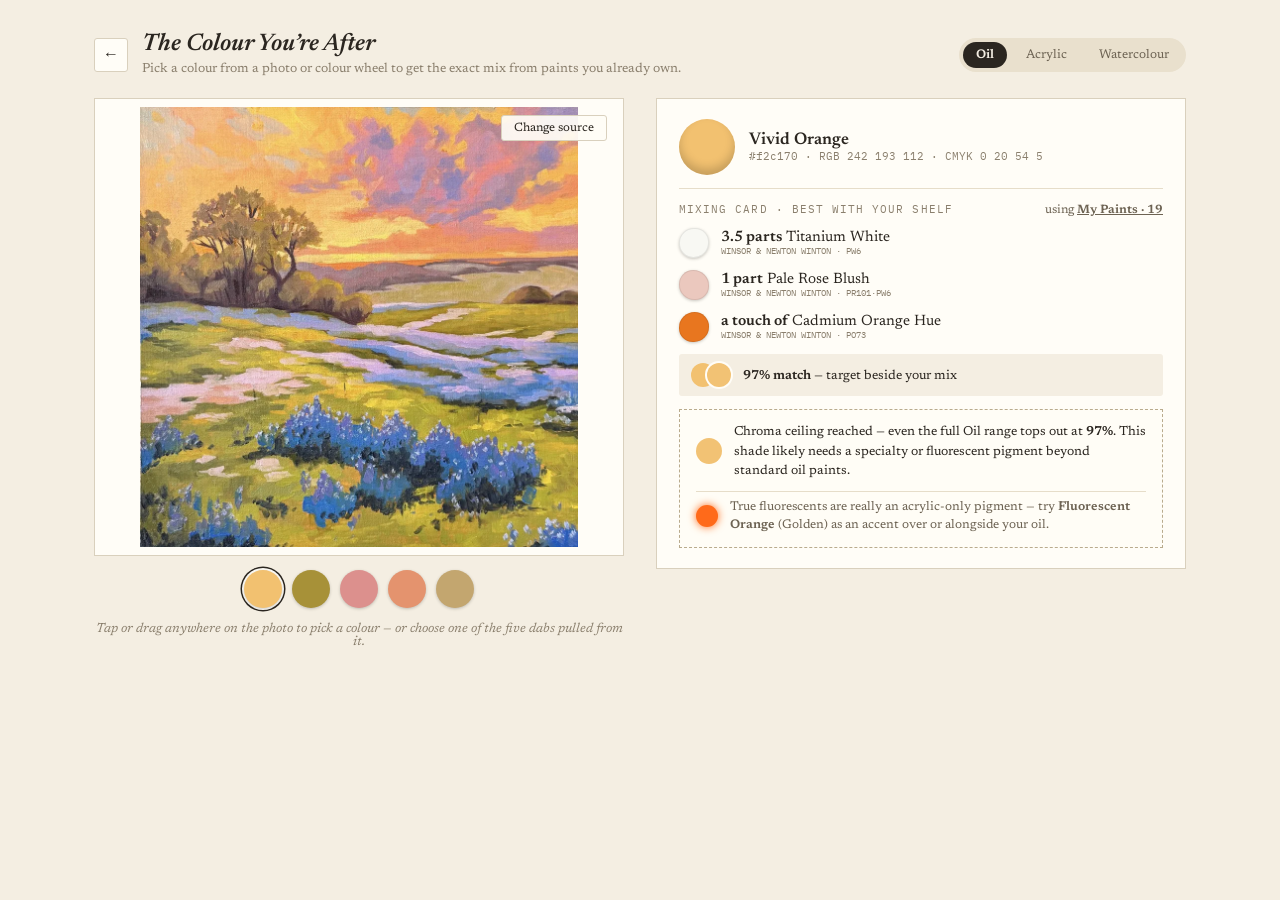
<file: colourmix/index.html>
<!DOCTYPE html>
<html lang="en">
<head>
<meta charset="utf-8">
<meta name="viewport" content="width=device-width, initial-scale=1">
<title>Colour Mixer — Lisha Xu</title>
<meta name="description" content="Free tool: pick a colour from a photo or the colour wheel and get the exact mix from paints you already own — realistic pigment mixing with a % match.">
<link rel="icon" type="image/svg+xml" href="../favicon.svg">
<link rel="canonical" href="https://lishaxu.com/colourmix/">
<meta property="og:title" content="Colour Mixer — Lisha Xu">
<meta property="og:description" content="Pick a colour from a photo or the colour wheel and get the exact mix from paints you already own.">
<meta property="og:url" content="https://lishaxu.com/colourmix/">
<meta property="og:type" content="website">
<link rel="preconnect" href="https://fonts.googleapis.com">
<link rel="preconnect" href="https://fonts.gstatic.com" crossorigin>
<link href="https://fonts.googleapis.com/css2?family=Newsreader:ital,opsz,wght@0,6..72,400;0,6..72,500;0,6..72,600;1,6..72,400;1,6..72,600&family=IBM+Plex+Mono:wght@400;500&display=swap" rel="stylesheet">
<style>
*{box-sizing:border-box;-webkit-tap-highlight-color:transparent}
html,body{margin:0;background:#f4eee2}
a{color:#2b2620}
a:hover{color:#000}
input,button{font-family:inherit}
@keyframes pm-toast-in{from{opacity:0;transform:translate(-50%,8px)}to{opacity:1;transform:translate(-50%,0)}}
input[type="range"].pm-slider{-webkit-appearance:none;appearance:none;height:26px;border-radius:3px;outline:none;cursor:pointer}
input[type="range"].pm-slider::-webkit-slider-thumb{-webkit-appearance:none;width:14px;height:32px;margin-top:-3px;border-radius:4px;background:#fffdf7;box-shadow:0 1px 3px rgba(43,38,32,.4);border:1px solid #d9d0bd}
input[type="range"].pm-slider::-moz-range-thumb{width:14px;height:32px;border-radius:4px;background:#fffdf7;box-shadow:0 1px 3px rgba(43,38,32,.4);border:1px solid #d9d0bd}
/* Mobile browsers auto-zoom the page when a focused input's font is under
   16px; override the designed 12.5–13px sizes on touch devices only. */
@media (pointer: coarse){
  input[type="text"], input:not([type]){font-size:16px !important}
}
</style>
<!-- Privacy-friendly analytics by Umami (cookieless — no consent banner needed).
     CTA buttons are tagged via data-umami-event attributes. -->
<script defer src="https://cloud.umami.is/script.js" data-website-id="c67a9788-1762-4bfe-b14a-41bd56067300" data-domains="lishaxu.com"></script>
</head>
<body>
<div id="root"></div>
<script src="../vendor/react.production.min.js"></script>
<script src="../vendor/react-dom.production.min.js"></script>
<script src="../vendor/htm.umd.js"></script>
<script type="module" src="colourmix.js"></script>
</body>
</html>
</file>
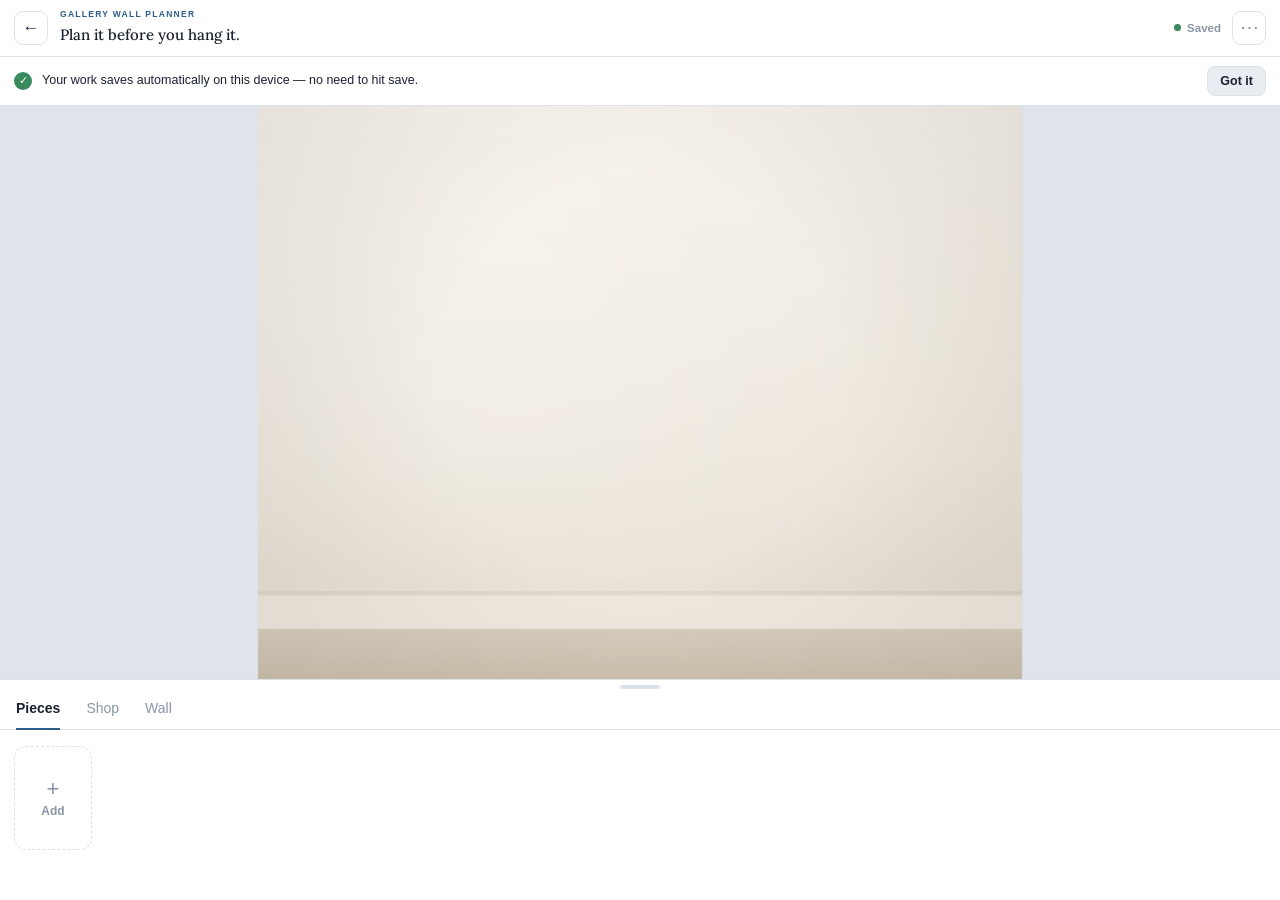
<file: planner/index.html>
<!DOCTYPE html>
<html lang="en">
<head>
<meta charset="utf-8">
<!-- maximum-scale=1 stops iOS Safari's auto-zoom when focusing inputs (the app
     is a fixed-viewport tool with its own canvas pinch-zoom); iOS still allows
     manual accessibility pinch-zoom regardless of this setting. -->
<meta name="viewport" content="width=device-width, initial-scale=1, maximum-scale=1, viewport-fit=cover">
<title>Gallery Wall Planner — Lisha Xu</title>
<meta name="description" content="Free tool: upload a photo of your wall and arrange artwork to scale before you buy or hang anything.">
<link rel="icon" type="image/svg+xml" href="../favicon.svg">
<link rel="canonical" href="https://lishaxu.com/planner/">
<meta property="og:title" content="Gallery Wall Planner — Lisha Xu">
<meta property="og:description" content="Upload a photo of your wall and arrange artwork to scale before you buy or hang anything.">
<meta property="og:url" content="https://lishaxu.com/planner/">
<meta property="og:type" content="website">
<link rel="preconnect" href="https://fonts.googleapis.com">
<link rel="preconnect" href="https://fonts.gstatic.com" crossorigin>
<link href="https://fonts.googleapis.com/css2?family=Lora:wght@400;500;600&display=swap" rel="stylesheet">
<style>
*{box-sizing:border-box;-webkit-tap-highlight-color:transparent}
html,body{margin:0;height:100%;overscroll-behavior:none;background:#e9ecf1}
#root{height:100%}
input,button,textarea{font-family:inherit}
::-webkit-scrollbar{height:8px;width:8px}
::-webkit-scrollbar-thumb{background:rgba(0,0,0,.18);border-radius:99px}
/* Mobile browsers auto-zoom the page when a focused input's font is under
   16px, cutting off the tool. Overrides the app's inline 14px on touch
   devices only; desktop keeps the designed size. */
@media (pointer: coarse){
  input[inputmode], input[type="text"], textarea{font-size:16px !important}
}
</style>
<!-- Privacy-friendly analytics by Umami (cookieless — no consent banner needed).
     CTA buttons are tagged via data-umami-event attributes. -->
<script defer src="https://cloud.umami.is/script.js" data-website-id="c67a9788-1762-4bfe-b14a-41bd56067300" data-domains="lishaxu.com"></script>
</head>
<body>
<div id="root"></div>
<script src="../vendor/react.production.min.js"></script>
<script src="../vendor/react-dom.production.min.js"></script>
<script src="../vendor/htm.umd.js"></script>
<script src="planner.js"></script>
</body>
</html>
</file>
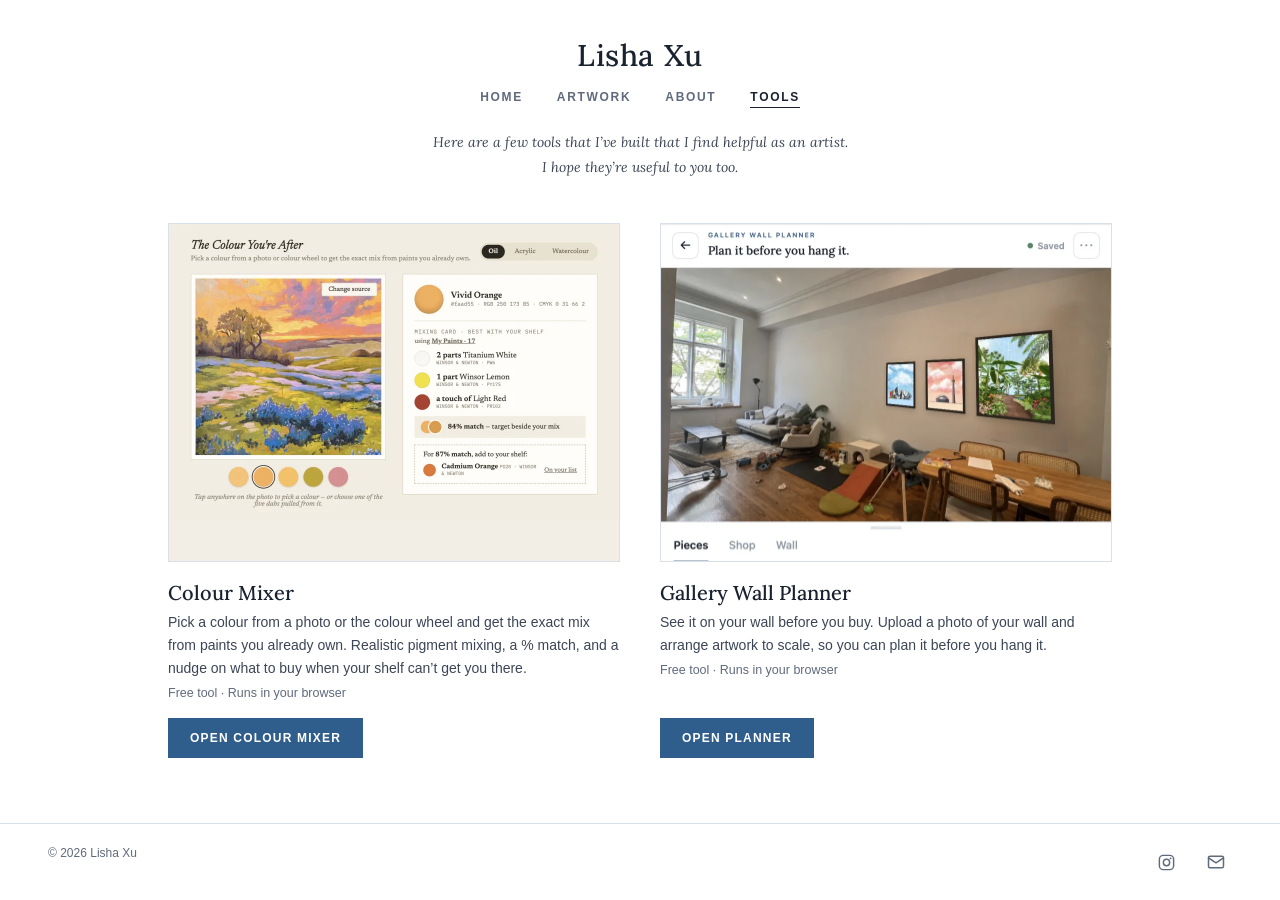
<file: tools/index.html>
<!DOCTYPE html>
<html lang="en">
<head>
<meta charset="utf-8">
<meta name="viewport" content="width=device-width, initial-scale=1">
<title>Tools — Lisha Xu</title>
<meta name="description" content="Free tools for artists and art lovers by Lisha Xu: the Colour Mixer (get a paint recipe for any colour) and the Gallery Wall Planner (see art on your wall to scale).">
<link rel="icon" type="image/svg+xml" href="../favicon.svg">
<link rel="canonical" href="https://lishaxu.com/tools/">
<meta property="og:title" content="Tools — Lisha Xu">
<meta property="og:description" content="Free tools for artists and art lovers: the Colour Mixer and the Gallery Wall Planner.">
<meta property="og:url" content="https://lishaxu.com/tools/">
<meta property="og:type" content="website">
<link rel="preconnect" href="https://fonts.googleapis.com">
<link rel="preconnect" href="https://fonts.gstatic.com" crossorigin>
<link href="https://fonts.googleapis.com/css2?family=Lora:ital,wght@0,400;0,500;0,600;1,400&display=swap" rel="stylesheet">
<link rel="stylesheet" href="../css/site.css">
<!-- Privacy-friendly analytics by Umami (cookieless — no consent banner needed).
     CTA buttons are tagged via data-umami-event attributes. -->
<script defer src="https://cloud.umami.is/script.js" data-website-id="c67a9788-1762-4bfe-b14a-41bd56067300" data-domains="lishaxu.com"></script>
</head>
<body>

  <header class="site-header">
    <a class="wordmark" href="../">Lisha Xu</a>
    <nav class="site-nav">
      <a href="../">Home</a>
      <a href="../artwork/">Artwork</a>
      <a href="../about/">About</a>
      <a href="./" aria-current="page">Tools</a>
    </nav>
  </header>

  <main class="content">
    <section class="tools-intro">
      <p>Here are a few tools that I&rsquo;ve built that I find helpful as an artist.<br>I hope they&rsquo;re useful to you too.</p>
    </section>

    <section class="tools-grid">
      <article class="tool-card">
        <a href="../colourmix/" aria-label="Open the Colour Mixer">
          <img src="../site-assets/colourmixer-preview.webp" alt="Colour Mixer — photo colour picking and mixing card" width="900" height="676" loading="lazy" decoding="async">
        </a>
        <h2 class="tool-title">Colour Mixer</h2>
        <p class="tool-desc">Pick a colour from a photo or the colour wheel and get the exact mix from paints you already own. Realistic pigment mixing, a % match, and a nudge on what to buy when your shelf can&rsquo;t get you there.</p>
        <p class="tool-meta">Free tool &middot; Runs in your browser</p>
        <div class="tool-cta"><a class="btn-planner" data-umami-event="Open Colour Mixer" href="../colourmix/">Open Colour Mixer</a></div>
      </article>

      <article class="tool-card">
        <a href="../planner/" aria-label="Open the Gallery Wall Planner">
          <img src="../site-assets/planner-preview.webp" alt="Gallery Wall Planner — artwork arranged on a photo of a wall" width="900" height="963" loading="lazy" decoding="async">
        </a>
        <h2 class="tool-title">Gallery Wall Planner</h2>
        <p class="tool-desc">See it on your wall before you buy. Upload a photo of your wall and arrange artwork to scale, so you can plan it before you hang it.</p>
        <p class="tool-meta">Free tool &middot; Runs in your browser</p>
        <div class="tool-cta"><a class="btn-planner" data-umami-event="Open Planner" href="../planner/">Open Planner</a></div>
      </article>
    </section>
  </main>

  <footer class="site-footer">
    <span>&copy; 2026 Lisha Xu</span>
    <div class="footer-icons">
      <a href="https://instagram.com/lishasgallery" target="_blank" rel="noopener" title="Instagram @lishasgallery" aria-label="Instagram">
        <svg width="19" height="19" viewBox="0 0 24 24" fill="none" stroke="#5f6a7c" stroke-width="1.8" stroke-linecap="round"><rect x="3" y="3" width="18" height="18" rx="5"></rect><circle cx="12" cy="12" r="4"></circle><circle cx="17.2" cy="6.8" r="1.2" fill="#5f6a7c" stroke="none"></circle></svg>
      </a>
      <a href="mailto:hello@lishaxu.com" title="hello@lishaxu.com" aria-label="Email">
        <svg width="20" height="20" viewBox="0 0 24 24" fill="none" stroke="#5f6a7c" stroke-width="1.8" stroke-linecap="round" stroke-linejoin="round"><rect x="3" y="5" width="18" height="14" rx="2"></rect><path d="M3 7l9 6 9-6"></path></svg>
      </a>
    </div>
  </footer>

</body>
</html>
</file>
<file: css/site.css>
/* lishaxu.com — shared site styles
   Design tokens (from design handoff):
   background #ffffff · text #1a2230 · body copy #3c4556 · secondary #5f6a7c
   muted #97a1b1 · accent #2f5e8c · slate band #e9ecf1 · border #d9e0ea
   underline accent #c3ccd8 */

* { box-sizing: border-box; }

html, body { margin: 0; background: #ffffff; }

body {
  min-height: 100dvh;
  display: flex;
  flex-direction: column;
  color: #1a2230;
  font-family: -apple-system, BlinkMacSystemFont, 'Helvetica Neue', 'Segoe UI', Roboto, Arial, sans-serif;
  font-size: 14px;
}

/* ---------- header ---------- */

.site-header {
  display: flex;
  flex-direction: column;
  align-items: center;
  gap: 16px;
  padding: 36px clamp(20px, 5vw, 48px) 0;
}

.wordmark {
  font-family: Lora, Georgia, serif;
  font-size: clamp(24px, 4vw, 30px);
  font-weight: 500;
  letter-spacing: .02em;
  color: #1a2230;
  text-decoration: none;
}

.site-nav {
  display: flex;
  gap: clamp(22px, 4vw, 34px);
  font-size: 12px;
  font-weight: 600;
  letter-spacing: .14em;
  text-transform: uppercase;
}

.site-nav a {
  text-decoration: none;
  padding-bottom: 3px;
  letter-spacing: .14em;
  color: #5f6a7c;
}

.site-nav a[aria-current="page"] {
  color: #1a2230;
  border-bottom: 1px solid #1a2230;
}

/* ---------- shared content column ---------- */

.content {
  width: 100%;
  max-width: 1040px;
  margin: 0 auto;
  flex: 1;
}

/* ---------- buttons ---------- */

.btn {
  display: inline-block;
  font-size: 11px;
  font-weight: 700;
  letter-spacing: .1em;
  text-transform: uppercase;
  text-decoration: none;
  cursor: pointer;
}

.btn-purchase {
  background: #2f5e8c;
  color: #ffffff;
  padding: 7px 12px;
}

.btn-inquire {
  border: 1px solid #1a2230;
  color: #1a2230;
  padding: 6px 12px;
}

.btn-purchase:hover { background: #2b5680; }
.btn-inquire:hover { background: rgba(26, 34, 48, .05); }

/* ---------- home: hero ---------- */

.hero {
  padding: 48px clamp(20px, 5vw, 48px) 30px;
  display: flex;
  flex-direction: column;
  align-items: center;
  gap: 18px;
}

/* height:auto keeps the width/height HTML attributes (set for layout-shift
   prevention) acting as aspect-ratio hints instead of fixed heights. */
.hero img {
  width: min(520px, 100%);
  height: auto;
  display: block;
  box-shadow: 0 24px 60px rgba(26, 34, 48, .18);
}

.hero-caption { text-align: center; }

.hero-caption .piece-title {
  font-family: Lora, Georgia, serif;
  font-size: 17px;
  margin-bottom: 5px;
}

.piece-detail {
  font-size: 12.5px;
  line-height: 1.5;
  color: #5f6a7c;
}

/* ---------- home: collection ---------- */

.collection { padding: 34px clamp(20px, 5vw, 48px) 24px; }

.collection-head {
  display: flex;
  align-items: baseline;
  justify-content: space-between;
  gap: 12px;
  flex-wrap: wrap;
  margin-bottom: 22px;
}

.collection-label {
  font-size: 11.5px;
  font-weight: 600;
  letter-spacing: .16em;
  text-transform: uppercase;
  color: #5f6a7c;
}

.view-all {
  font-size: 12.5px;
  font-weight: 600;
  color: #2f5e8c;
  border-bottom: 1px solid #c3ccd8;
  padding-bottom: 2px;
  text-decoration: none;
}

/* Exactly 4 columns >=900px, otherwise 2 — never 1 or 3 (avoids a 3+1 orphan row).
   minmax(0,1fr) + min-width:0 let columns shrink below the images' intrinsic
   width — without them Safari lets the 1400px-wide images blow the grid out
   past the viewport. */
.collection-grid {
  display: grid;
  grid-template-columns: repeat(2, minmax(0, 1fr));
  gap: 30px 26px;
}

@media (min-width: 900px) {
  .collection-grid { grid-template-columns: repeat(4, minmax(0, 1fr)); }
}

.card {
  display: flex;
  flex-direction: column;
  gap: 10px;
  min-width: 0;
}

.card-well {
  display: flex;
  align-items: center;
  justify-content: center;
  aspect-ratio: 1;
  overflow: hidden;
}

.card-well img {
  width: auto;
  height: auto;
  max-width: 100%;
  max-height: 100%;
  display: block;
  box-shadow: 0 8px 22px rgba(26, 34, 48, .1);
}

.card-title {
  font-family: Lora, Georgia, serif;
  font-size: 15px;
  line-height: 1.35;
}

.card-title .attribution {
  font-size: 11px;
  color: #97a1b1;
  font-style: italic;
  font-family: inherit;
}

.card-detail {
  font-size: 11.5px;
  line-height: 1.5;
  color: #5f6a7c;
}

.card-cta { margin-top: auto; }

/* ---------- planner callout band ---------- */

.planner-callout {
  display: flex;
  align-items: center;
  gap: 30px;
  flex-wrap: wrap;
  padding: 30px clamp(20px, 4vw, 36px);
  background: #e9ecf1;
}

.home .planner-callout { margin: 44px clamp(20px, 5vw, 48px) 54px; }

.planner-callout-text {
  flex: 1 1 320px;
  min-width: 0;
  text-align: left;
}

.planner-callout-eyebrow {
  font-size: 11px;
  font-weight: 700;
  letter-spacing: .16em;
  text-transform: uppercase;
  color: #2f5e8c;
  margin-bottom: 8px;
}

.planner-callout-heading {
  font-family: Lora, Georgia, serif;
  font-size: 22px;
  margin-bottom: 8px;
}

.planner-callout-body {
  font-size: 13.5px;
  line-height: 1.6;
  color: #5f6a7c;
}

.btn-planner {
  flex: 0 0 auto;
  font-size: 12px;
  font-weight: 700;
  letter-spacing: .1em;
  text-transform: uppercase;
  background: #2f5e8c;
  color: #ffffff;
  padding: 13px 22px;
  text-decoration: none;
}

.btn-planner:hover { background: #2b5680; }

/* ---------- artwork page ---------- */

.artwork-list {
  padding: 60px clamp(20px, 5vw, 48px) 54px;
  display: flex;
  flex-direction: column;
  align-items: center;
  gap: 72px;
}

.artwork-piece {
  display: flex;
  flex-direction: column;
  align-items: center;
  gap: 14px;
  text-align: center;
  width: 100%;
}

.artwork-piece img {
  width: min(520px, 100%);
  height: auto;
  display: block;
  box-shadow: 0 16px 40px rgba(26, 34, 48, .14);
}

.artwork-piece .piece-title {
  font-family: Lora, Georgia, serif;
  font-size: 18px;
  line-height: 1.35;
  margin-top: 6px;
}

.artwork-piece .attribution {
  font-size: 12px;
  color: #97a1b1;
  font-style: italic;
}

.artwork-piece .btn-inquire { padding: 7px 14px; }
.artwork-piece .btn-purchase { padding: 8px 14px; }

.artwork-list .planner-callout { width: 100%; }

/* ---------- about page ---------- */

.about {
  padding: 64px clamp(20px, 5vw, 48px) 56px;
  display: flex;
  flex-wrap: wrap;
  gap: 48px;
  align-items: center;
  justify-content: center;
}

.about img {
  width: min(420px, 100%);
  height: auto;
  display: block;
  box-shadow: 0 16px 40px rgba(26, 34, 48, .14);
}

.about-text {
  display: flex;
  flex-direction: column;
  gap: 18px;
  flex: 1 1 300px;
  max-width: 440px;
}

.about-heading {
  font-family: Lora, Georgia, serif;
  font-size: 28px;
  font-weight: 500;
  margin: 0;
}

.about-text p {
  font-size: 14.5px;
  line-height: 1.75;
  color: #3c4556;
  margin: 0;
}

.about-text a {
  color: #2f5e8c;
  font-weight: 600;
  text-decoration: none;
  border-bottom: 1px solid #c3ccd8;
}

/* ---------- tools page ---------- */

.tools-intro {
  padding: 22px clamp(20px, 5vw, 48px) 0;
  text-align: center;
}

.tools-intro p {
  max-width: 640px;
  margin: 0 auto;
  font-family: Lora, Georgia, serif;
  font-style: italic;
  font-size: 14px;
  line-height: 1.75;
  color: #3c4556;
  text-wrap: pretty;
}

.tools-grid {
  padding: 44px clamp(20px, 5vw, 48px) 64px;
  display: grid;
  grid-template-columns: repeat(auto-fit, minmax(320px, 1fr));
  gap: 48px 40px;
}

.tool-card {
  display: flex;
  flex-direction: column;
  min-width: 0;
}

.tool-card > a { display: block; }

.tool-card img {
  display: block;
  width: 100%;
  height: auto;
  aspect-ratio: 4 / 3;
  object-fit: cover;
  object-position: center top;
  border: 1px solid #d9e0ea;
}

.tool-title {
  font-family: Lora, Georgia, serif;
  font-size: 20px;
  font-weight: 500;
  color: #1a2230;
  margin: 18px 0 6px;
}

.tool-desc {
  font-size: 14px;
  line-height: 1.65;
  color: #3c4556;
  margin: 0 0 6px;
  text-wrap: pretty;
}

.tool-meta {
  font-size: 12.5px;
  color: #5f6a7c;
  margin: 0 0 18px;
}

.tool-cta { margin-top: auto; }

.tool-cta .btn-planner { display: inline-block; }

/* ---------- footer ---------- */

.site-footer {
  border-top: 1px solid #d9e0ea;
  padding: 22px clamp(20px, 5vw, 48px);
  display: flex;
  justify-content: space-between;
  gap: 14px;
  flex-wrap: wrap;
  font-size: 12px;
  color: #5f6a7c;
}

.footer-icons {
  display: flex;
  gap: 18px;
  align-items: center;
}

.footer-icons a {
  display: flex;
  align-items: center;
  justify-content: center;
  width: 32px;
  height: 32px;
  color: #5f6a7c;
  text-decoration: none;
}
</file>
